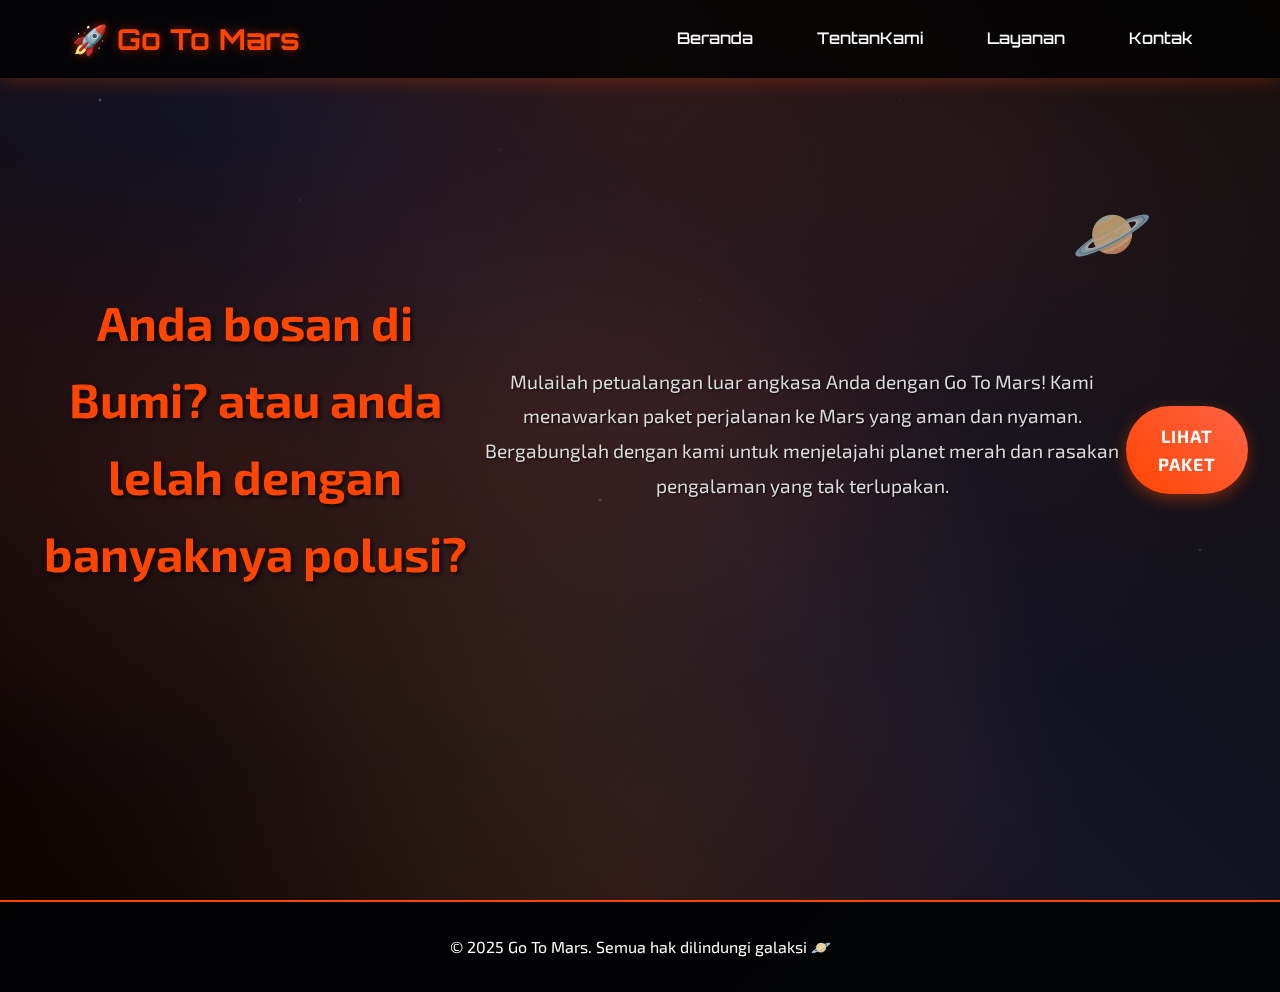
<file: index.html>
<!DOCTYPE html>
<html lang="id">
  <head>
    <meta charset="UTF-8" />
    <title>Go To Mars - Jasa Perjalanan ke Mars</title>
    <link rel="stylesheet" href="style.css" />
  </head>
  <body>
    <header>
      <nav>
        <ul>
          <li><h1>🚀 Go To Mars</h1></li>
          <li><a href="index.html">Beranda</a></li>
          <li><a href="about.html">TentanKami</a></li>
          <li><a href="services.html">Layanan</a></li>
          <li><a href="contact.html">Kontak</a></li>
        </ul>
      </nav>
    </header>

    <section class="hero">
      <h2>Anda bosan di Bumi? atau anda lelah dengan banyaknya polusi?</h2>
      <p>
        Mulailah petualangan luar angkasa Anda dengan Go To Mars! Kami
        menawarkan paket perjalanan ke Mars yang aman dan nyaman. Bergabunglah
        dengan kami untuk menjelajahi planet merah dan rasakan pengalaman yang
        tak terlupakan.
      </p>
      <a href="services.html" class="btn">Lihat Paket</a>
    </section>

    <footer>
      <p>&copy; 2025 Go To Mars. Semua hak dilindungi galaksi 🪐</p>
    </footer>
  </body>
</html>
</file>
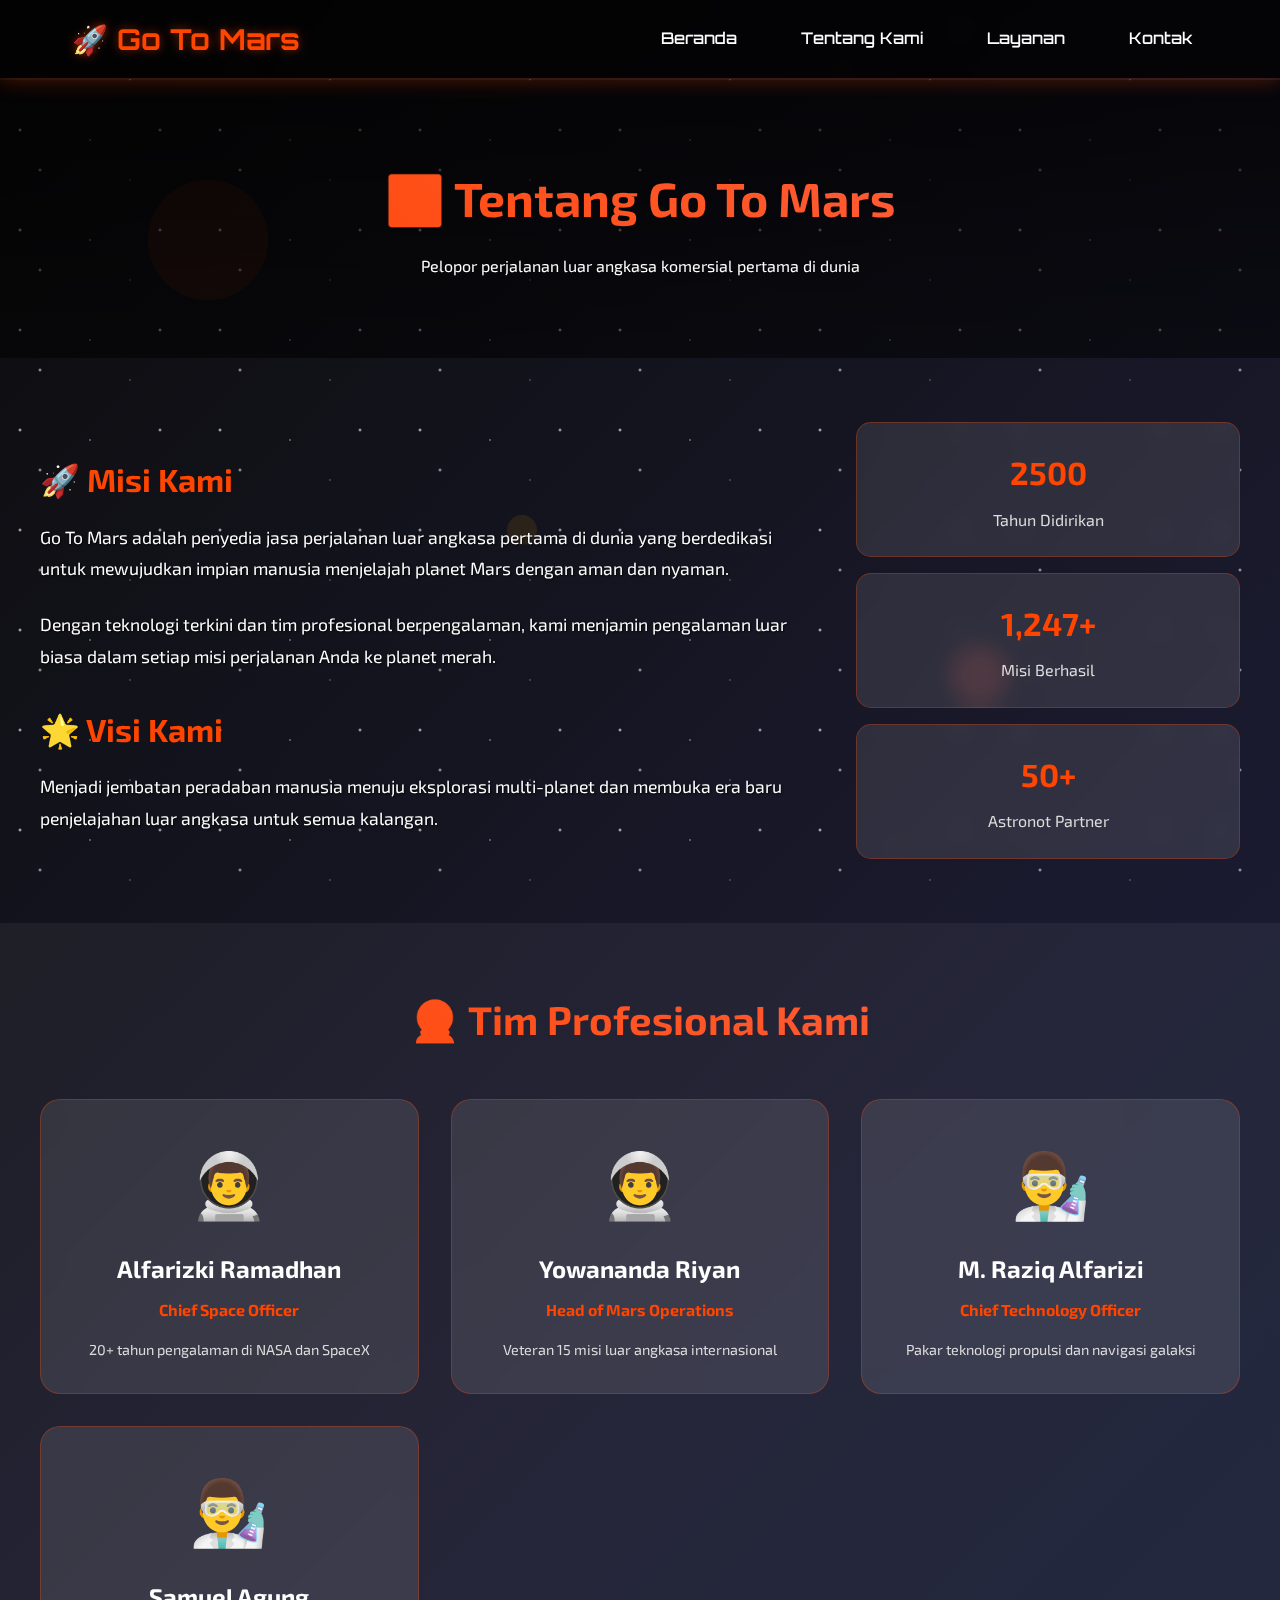
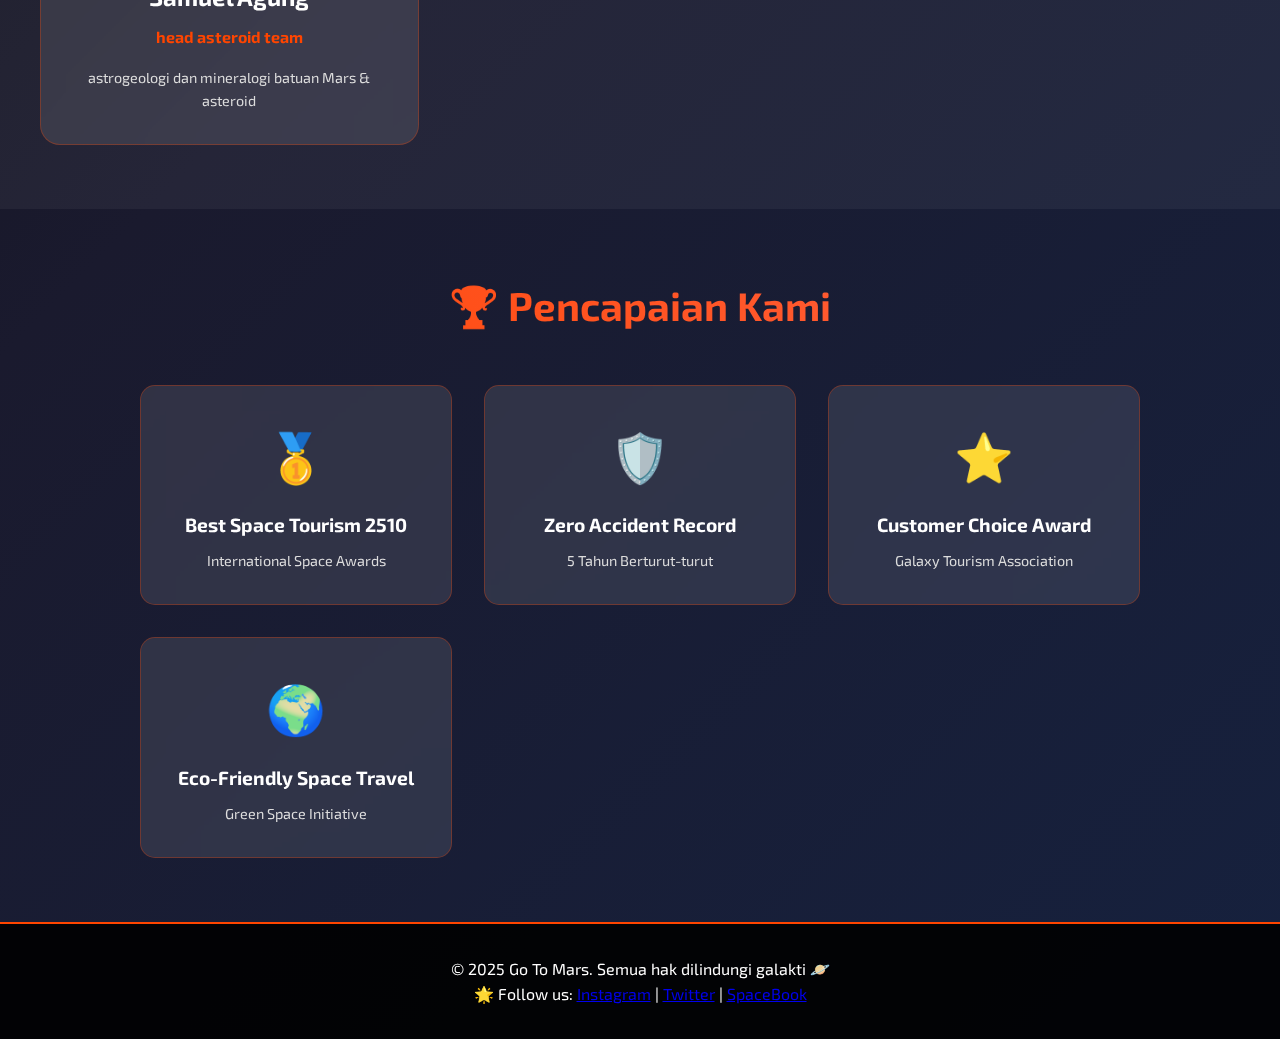
<file: about.html>
<!DOCTYPE html>
<html lang="id">
  <head>
    <meta charset="UTF-8" />
    <title>Tentang Kami - Go To Mars</title>
    <link rel="stylesheet" href="style.css" />
  </head>
  <body>
    <header>
      <nav>
        <ul>
          <li><h1>🚀 Go To Mars</h1></li>
          <li><a href="index.html">Beranda</a></li>
          <li><a href="about.html">Tentang Kami</a></li>
          <li><a href="services.html">Layanan</a></li>
          <li><a href="contact.html">Kontak</a></li>
        </ul>
      </nav>
    </header>

    <main class="page-content">
      <section class="about-hero">
        <h2>🌌 Tentang Go To Mars</h2>
        <p class="hero-subtitle">
          Pelopor perjalanan luar angkasa komersial pertama di dunia
        </p>
      </section>

      <section class="about-story">
        <div class="story-content">
          <div class="story-text">
            <h3>🚀 Misi Kami</h3>
            <p>
              Go To Mars adalah penyedia jasa perjalanan luar angkasa pertama di
              dunia yang berdedikasi untuk mewujudkan impian manusia menjelajah
              planet Mars dengan aman dan nyaman.
            </p>

            <p>
              Dengan teknologi terkini dan tim profesional berpengalaman, kami
              menjamin pengalaman luar biasa dalam setiap misi perjalanan Anda
              ke planet merah.
            </p>

            <h3>🌟 Visi Kami</h3>
            <p>
              Menjadi jembatan peradaban manusia menuju eksplorasi multi-planet
              dan membuka era baru penjelajahan luar angkasa untuk semua
              kalangan.
            </p>
          </div>
          <div class="story-stats">
            <div class="stat-card">
              <h4>2500</h4>
              <p>Tahun Didirikan</p>
            </div>
            <div class="stat-card">
              <h4>1,247+</h4>
              <p>Misi Berhasil</p>
            </div>
            <div class="stat-card">
              <h4>50+</h4>
              <p>Astronot Partner</p>
            </div>
          </div>
        </div>
      </section>

      <section class="team-section">
        <h3>👨‍🚀 Tim Profesional Kami</h3>
        <div class="team-grid">
          <div class="team-card">
            <div class="team-avatar">👨‍🚀</div>
            <h4>Alfarizki Ramadhan</h4>
            <p class="team-role">Chief Space Officer</p>
            <p>20+ tahun pengalaman di NASA dan SpaceX</p>
          </div>
          <div class="team-card">
            <div class="team-avatar">👨‍🚀</div>
            <h4>Yowananda Riyan</h4>
            <p class="team-role">Head of Mars Operations</p>
            <p>Veteran 15 misi luar angkasa internasional</p>
          </div>
          <div class="team-card">
            <div class="team-avatar">👨‍🔬</div>
            <h4>M. Raziq Alfarizi</h4>
            <p class="team-role">Chief Technology Officer</p>
            <p>Pakar teknologi propulsi dan navigasi galaksi</p>
          </div>
          <div class="team-card">
            <div class="team-avatar">👨‍🔬</div>
            <h4>Samuel Agung</h4>
            <p class="team-role">head asteroid team</p>
            <p>astrogeologi dan mineralogi batuan Mars & asteroid</p>
          </div>
        </div>
      </section>

      <section class="achievements">
        <h3>🏆 Pencapaian Kami</h3>
        <div class="achievement-grid">
          <div class="achievement-item">
            <div class="achievement-icon">🥇</div> 
            <h4>Best Space Tourism 2510</h4>
            <p>International Space Awards</p>
          </div>
          <div class="achievement-item">
            <div class="achievement-icon">🛡️</div>
            <h4>Zero Accident Record</h4>
            <p>5 Tahun Berturut-turut</p>
          </div>
          <div class="achievement-item">
            <div class="achievement-icon">⭐</div>
            <h4>Customer Choice Award</h4>
            <p>Galaxy Tourism Association</p>
          </div>
          <div class="achievement-item">
            <div class="achievement-icon">🌍</div>
            <h4>Eco-Friendly Space Travel</h4>
            <p>Green Space Initiative</p>
          </div>
        </div>
      </section>
    </main>

    <footer>
      <div class="footer-content">
        <p>&copy; 2025 Go To Mars. Semua hak dilindungi galakti 🪐</p>
        <div class="social-links">
          <span>🌟 Follow us: </span>
          <a href="#">Instagram</a> | <a href="#">Twitter</a> |
          <a href="#">SpaceBook</a>
        </div>
      </div>
    </footer>
  </body>
</html>
</file>
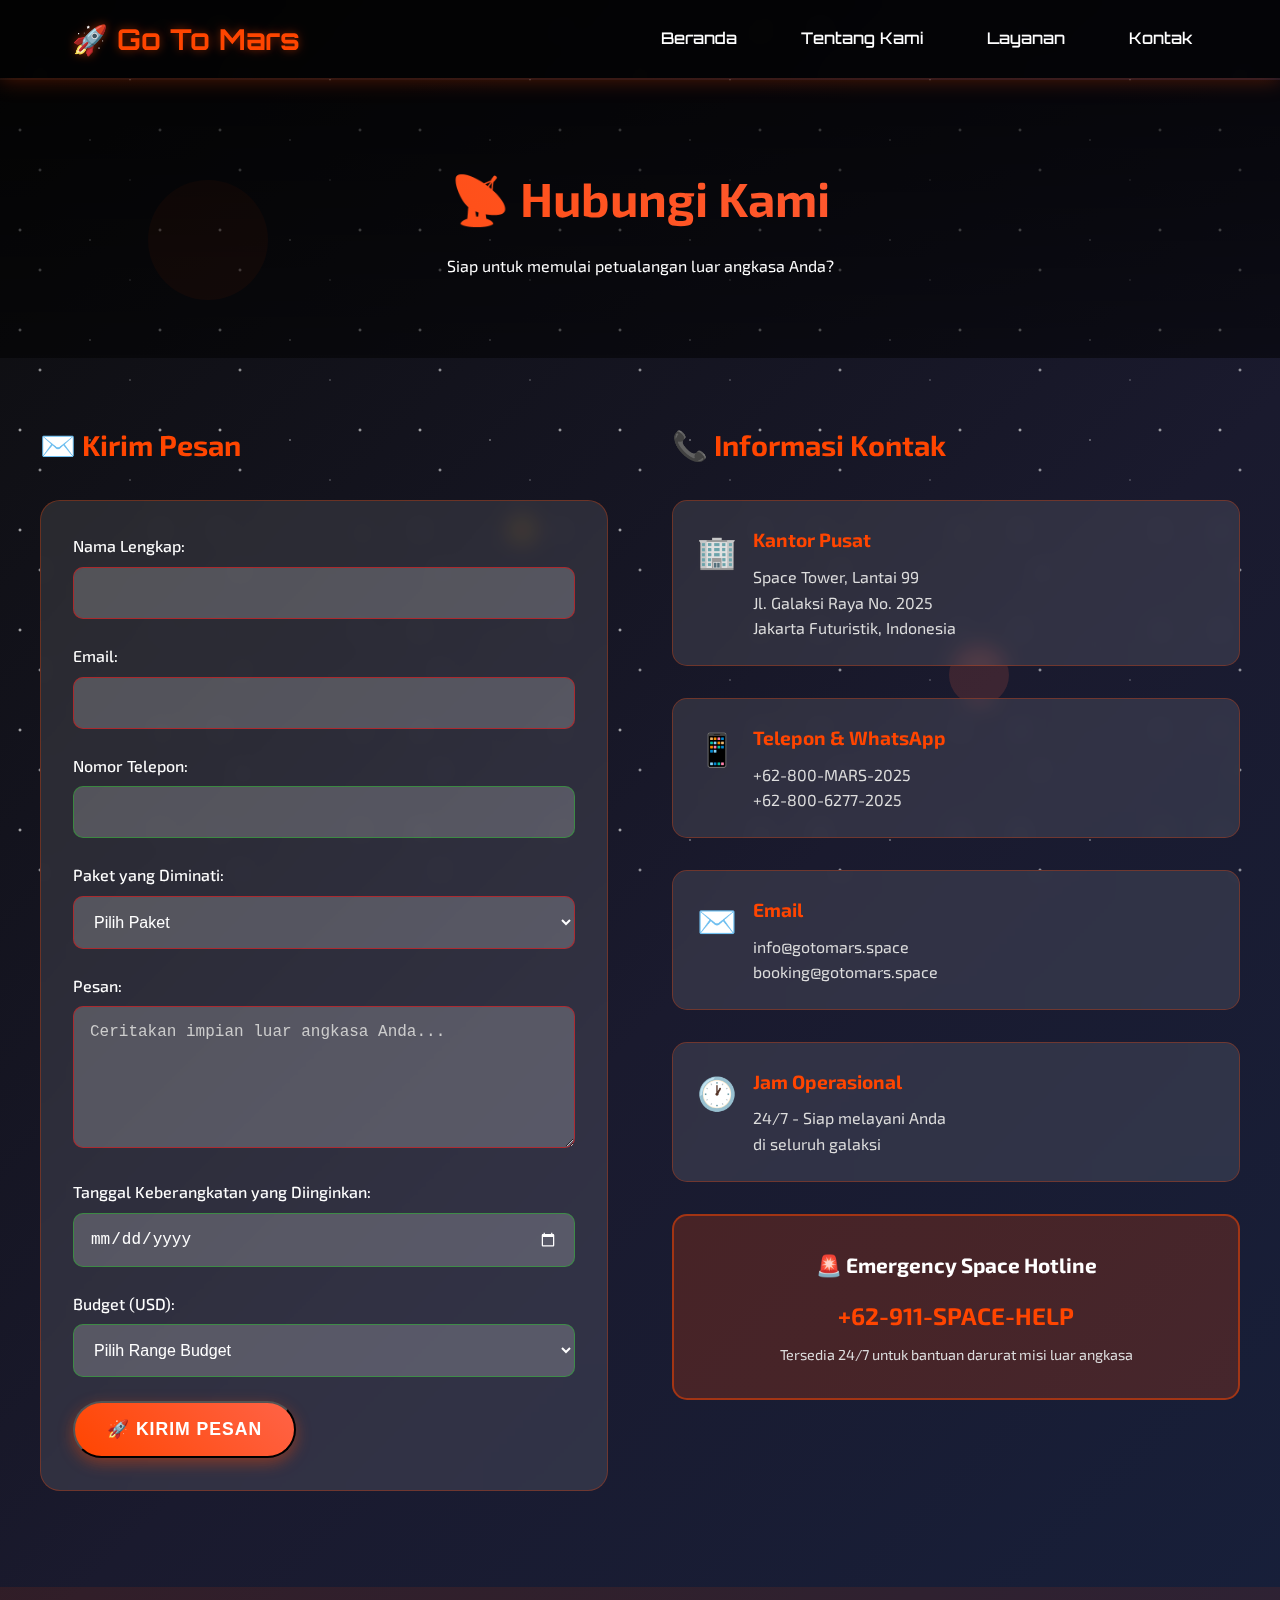
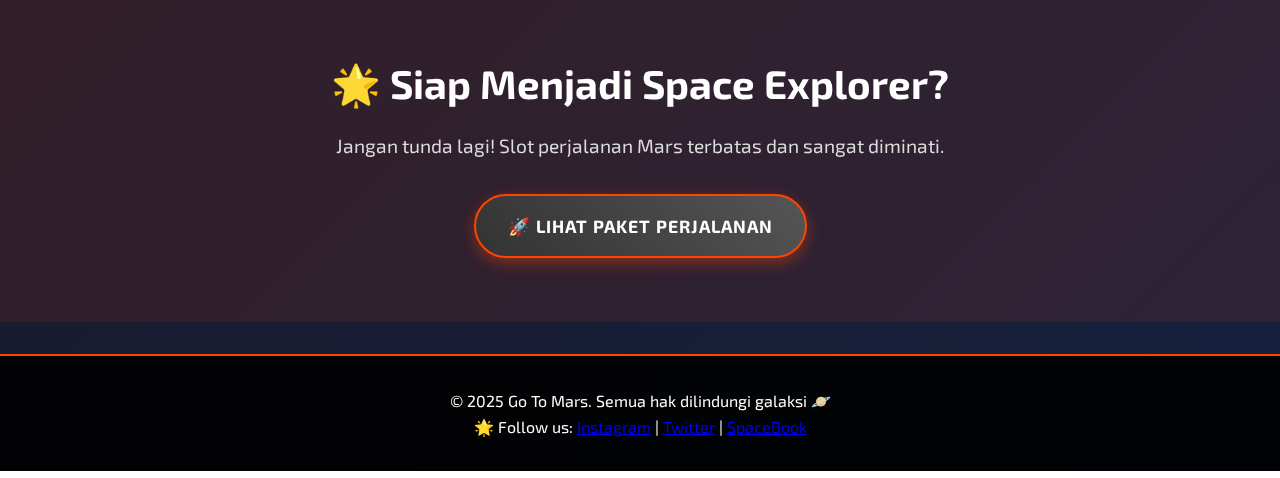
<file: contact.html>
<!DOCTYPE html>
<html lang="id">
  <head>
    <meta charset="UTF-8" />
    <title>Kontak - Go To Mars</title>
    <link rel="stylesheet" href="style.css" />
  </head>
  <body>
    <header>
      <nav>
        <ul>
          <li><h1>🚀 Go To Mars</h1></li>
          <li><a href="index.html">Beranda</a></li>
          <li><a href="about.html">Tentang Kami</a></li>
          <li><a href="services.html">Layanan</a></li>
          <li><a href="contact.html">Kontak</a></li>
        </ul>
      </nav>
    </header>

    <main class="page-content">
      <section class="contact-hero">
        <h2>📡 Hubungi Kami</h2>
        <p class="hero-subtitle">
          Siap untuk memulai petualangan luar angkasa Anda?
        </p>
      </section>

      <section class="contact-content">
        <div class="contact-grid">
          <div class="contact-form-section">
            <h3>✉️ Kirim Pesan</h3>
            <form class="contact-form">
              <div class="form-group">
                <label for="name">Nama Lengkap:</label>
                <input type="text" id="name" name="name" required />
              </div>

              <div class="form-group">
                <label for="email">Email:</label>
                <input type="email" id="email" name="email" required />
              </div>

              <div class="form-group">
                <label for="phone">Nomor Telepon:</label>
                <input type="tel" id="phone" name="phone" />
              </div>

              <div class="form-group">
                <label for="service">Paket yang Diminati:</label>
                <select id="service" name="service" required>
                  <option value="">Pilih Paket</option>
                  <option value="mars-explorer">🚀 Mars Explorer</option>
                  <option value="mars-vip">⭐ Mars VIP Experience</option>
                  <option value="mars-training">🎓 Mars Training Program</option>
                  <option value="mars-camping">🏕️ Mars Camping Adventure</option>
                  <option value="live-streaming">📡 Mars Live Streaming</option>
                  <option value="photography">📸 Space Photography Tour</option>
                </select>
              </div>

              <div class="form-group">
                <label for="message">Pesan:</label>
                <textarea
                  id="message"
                  name="message"
                  rows="6"
                  placeholder="Ceritakan impian luar angkasa Anda..."
                  required
                ></textarea>
              </div>

              <div class="form-group">
                <label for="travel-date">Tanggal Keberangkatan yang Diinginkan:</label>
                <input type="date" id="travel-date" name="travel-date" />
              </div>

              <div class="form-group">
                <label for="budget">Budget (USD):</label>
                <select id="budget" name="budget">
                  <option value="">Pilih Range Budget</option>
                  <option value="50000-100000">$50,000 - $100,000</option>
                  <option value="100000-500000">$100,000 - $500,000</option>
                  <option value="500000-1000000">$500,000 - $1,000,000</option>
                  <option value="1000000+">$1,000,000+</option>
                </select>
              </div>

              <button type="submit" class="btn btn-primary">
                🚀 Kirim Pesan
              </button>
            </form>
          </div>

          <div class="contact-info-section">
            <h3>📞 Informasi Kontak</h3>
            <div class="contact-info">
              <div class="contact-item">
                <div class="contact-icon">🏢</div>
                <div class="contact-details">
                  <h4>Kantor Pusat</h4>
                  <p>
                    Space Tower, Lantai 99<br />
                    Jl. Galaksi Raya No. 2025<br />
                    Jakarta Futuristik, Indonesia
                  </p>
                </div>
              </div>

              <div class="contact-item">
                <div class="contact-icon">📱</div>
                <div class="contact-details">
                  <h4>Telepon & WhatsApp</h4>
                  <p>
                    +62-800-MARS-2025<br />
                    +62-800-6277-2025
                  </p>
                </div>
              </div>

              <div class="contact-item">
                <div class="contact-icon">✉️</div>
                <div class="contact-details">
                  <h4>Email</h4>
                  <p>
                    info@gotomars.space<br />
                    booking@gotomars.space
                  </p>
                </div>
              </div>

              <div class="contact-item">
                <div class="contact-icon">🕐</div>
                <div class="contact-details">
                  <h4>Jam Operasional</h4>
                  <p>
                    24/7 - Siap melayani Anda<br />
                    di seluruh galaksi
                  </p>
                </div>
              </div>
            </div>

            <div class="emergency-contact">
              <h4>🚨 Emergency Space Hotline</h4>
              <p class="emergency-number">+62-911-SPACE-HELP</p>
              <p class="emergency-note">
                Tersedia 24/7 untuk bantuan darurat misi luar angkasa
              </p>
            </div>
          </div>
        </div>
      </section>

      <section class="contact-cta">
        <h3>🌟 Siap Menjadi Space Explorer?</h3>
        <p>
          Jangan tunda lagi! Slot perjalanan Mars terbatas dan sangat diminati.
        </p>
        <a href="services.html" class="btn btn-secondary"
          >🚀 Lihat Paket Perjalanan</a
        >
      </section>
    </main>

    <footer>
      <div class="footer-content">
        <p>&copy; 2025 Go To Mars. Semua hak dilindungi galaksi 🪐</p>
        <div class="social-links">
          <span>🌟 Follow us: </span>
          <a href="#">Instagram</a> | <a href="#">Twitter</a> |
          <a href="#">SpaceBook</a>
        </div>
      </div>
    </footer>
  </body>
</html>
</file>
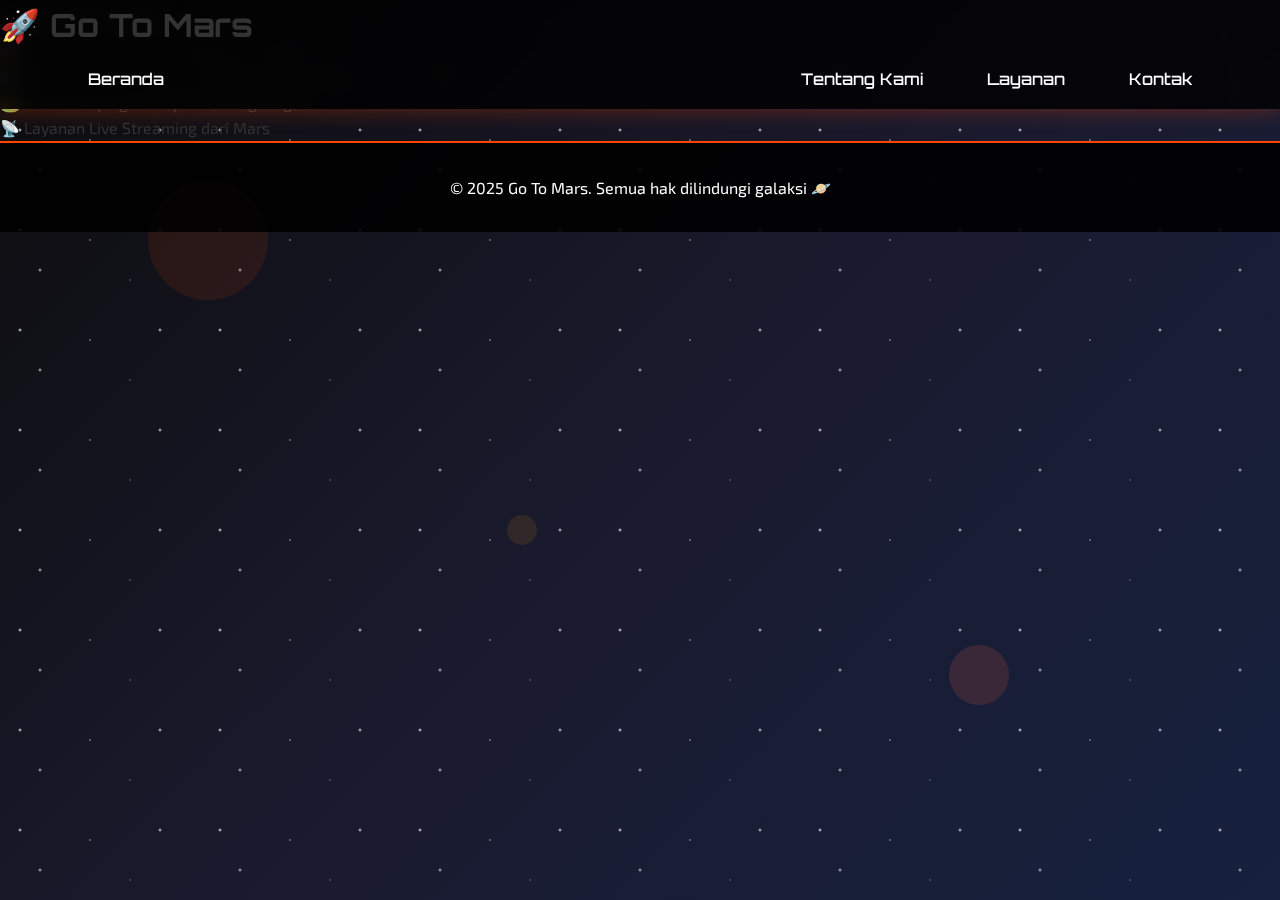
<file: services.html>
<!DOCTYPE html>
<html lang="en">
<head>
  <meta charset="UTF-8">
  <title>Layanan - Go To Mars</title>
  <link rel="stylesheet" href="style.css">
</head>
<body>
  <header>
    <h1>🚀 Go To Mars</h1>
    <nav>
      <ul>
        <li><a href="index.html">Beranda</a></li>
        <li><a href="about.html">Tentang Kami</a></li>
        <li><a href="services.html">Layanan</a></li>
        <li><a href="contact.html">Kontak</a></li>
      </ul>
    </nav>
  </header>

  <main>
    <section>
      <h2>Layanan Kami</h2>
      <ul>
        <li>🚀 Paket Ekspedisi Mars Reguler - 30 Hari</li>
        <li>🛰️ Pelatihan Astronot dan Simulasi Nol Gravitasi</li>
        <li>🏕️ Mars Camping & Eksplorasi Lingkungan</li>
        <li>📡 Layanan Live Streaming dari Mars</li>
      </ul>
    </section>
  </main>

  <footer>
    <p>&copy; 2025 Go To Mars. Semua hak dilindungi galaksi 🪐</p>
  </footer>
</body>
</html>
</file>
<file: style.css>
@import url("https://fonts.googleapis.com/css2?family=Exo+2:ital,wght@0,100..900;1,100..900&family=Orbitron:wght@400..900&family=Russo+One&display=swap");

* {
  margin: 0;
  padding: 0;
  box-sizing: border-box;
}

body {
  line-height: 1.6;
  color: #333;
  background: linear-gradient(135deg, #0c0c0c 0%, #1a1a2e 50%, #16213e 100%);
  min-height: 100vh;
  font-family: "exo 2", sans-serif;
  font-optical-sizing: auto;
  position: relative;
  overflow-x: hidden;
}

/* Animated Stars Background */
body::before {
  content: '';
  position: fixed;
  top: 0;
  left: 0;
  width: 100%;
  height: 100%;
  background-image: 
    radial-gradient(2px 2px at 20px 30px, #eee, transparent),
    radial-gradient(2px 2px at 40px 70px, rgba(255,255,255,0.8), transparent),
    radial-gradient(1px 1px at 90px 40px, #fff, transparent),
    radial-gradient(1px 1px at 130px 80px, rgba(255,255,255,0.6), transparent),
    radial-gradient(2px 2px at 160px 30px, #ddd, transparent);
  background-repeat: repeat;
  background-size: 200px 100px;
  animation: sparkle 20s linear infinite;
  z-index: -1;
}

/* Floating Planets */
body::after {
  content: '';
  position: fixed;
  top: 0;
  left: 0;
  width: 100%;
  height: 100%;
  background-image: 
    url('data:image/svg+xml,<svg xmlns="http://www.w3.org/2000/svg" viewBox="0 0 100 100"><circle cx="50" cy="50" r="30" fill="%23ff4500" opacity="0.1"/></svg>'),
    url('data:image/svg+xml,<svg xmlns="http://www.w3.org/2000/svg" viewBox="0 0 100 100"><circle cx="50" cy="50" r="20" fill="%23ff6347" opacity="0.15"/></svg>'),
    url('data:image/svg+xml,<svg xmlns="http://www.w3.org/2000/svg" viewBox="0 0 100 100"><circle cx="50" cy="50" r="15" fill="%23ffa500" opacity="0.1"/></svg>');
  background-position: 10% 20%, 80% 80%, 40% 60%;
  background-size: 200px 200px, 150px 150px, 100px 100px;
  background-repeat: no-repeat;
  animation: float-planets 30s ease-in-out infinite;
  z-index: -1;
  pointer-events: none;
}

@keyframes sparkle {
  from { transform: translateX(0); }
  to { transform: translateX(-200px); }
}

@keyframes float-planets {
  0%, 100% { transform: translateY(0px) rotate(0deg); }
  33% { transform: translateY(-20px) rotate(120deg); }
  66% { transform: translateY(10px) rotate(240deg); }
}

/* Header & Navigation */
header {
  background: rgba(0, 0, 0, 0.8);
  backdrop-filter: blur(10px);
  position: fixed;
  top: 0;
  width: 100%;
  z-index: 1000;
  box-shadow: 0 2px 20px rgba(255, 69, 0, 0.3);
  font-family: "Orbitron", sans-serif;
  font-optical-sizing: auto;
  font-style: bold;
}

nav ul {
  list-style: none;
  display: flex;
  align-items: center;
  justify-content: space-between;
  padding: 1rem 2rem;
  max-width: 1200px;
  margin: 0 auto;
}

nav ul li:first-child {
  flex-grow: 1;
}

nav ul li:first-child h1 {
  color: #ff4500;
  font-size: 1.8rem;
  text-shadow: 0 0 10px rgba(255, 69, 0, 0.5);
}

nav ul li:not(:first-child) {
  margin-left: 2rem;
}

nav a {
  color: #fff;
  text-decoration: none;
  font-weight: 500;
  padding: 0.5rem 1rem;
  border-radius: 25px;
  transition: all 0.3s ease;
}

nav a:hover {
  background: linear-gradient(45deg, #ff4500, #ff6347);
  transform: translateY(-2px);
  box-shadow: 0 5px 15px rgba(255, 69, 0, 0.4);
}

/* Hero Section */
.hero {
  background: 
    radial-gradient(ellipse at top, rgba(255, 69, 0, 0.1) 0%, transparent 50%),
    radial-gradient(ellipse at bottom, rgba(255, 99, 71, 0.1) 0%, transparent 50%),
    linear-gradient(45deg, rgba(255, 69, 0, 0.05) 0%, rgba(26, 26, 46, 0.8) 50%, rgba(12, 12, 12, 0.9) 100%),
    url('data:image/svg+xml,<svg xmlns="http://www.w3.org/2000/svg" viewBox="0 0 2000 1000"><defs><radialGradient id="star1" cx="50%" cy="50%"><stop offset="0%" stop-color="white" stop-opacity="1"/><stop offset="100%" stop-color="white" stop-opacity="0"/></radialGradient><radialGradient id="star2" cx="50%" cy="50%"><stop offset="0%" stop-color="%23ff4500" stop-opacity="0.8"/><stop offset="100%" stop-color="%23ff4500" stop-opacity="0"/></radialGradient></defs><rect width="100%" height="100%" fill="%23000"/><circle cx="100" cy="100" r="2" fill="url(%23star1)"/><circle cx="300" cy="200" r="1" fill="url(%23star1)"/><circle cx="500" cy="150" r="2" fill="url(%23star2)"/><circle cx="700" cy="300" r="1" fill="url(%23star1)"/><circle cx="900" cy="100" r="1" fill="url(%23star1)"/><circle cx="1100" cy="250" r="2" fill="url(%23star2)"/><circle cx="1300" cy="180" r="1" fill="url(%23star1)"/><circle cx="1500" cy="320" r="1" fill="url(%23star1)"/><circle cx="1700" cy="120" r="2" fill="url(%23star1)"/><circle cx="1900" cy="280" r="1" fill="url(%23star2)"/><circle cx="200" cy="400" r="1" fill="url(%23star1)"/><circle cx="600" cy="500" r="2" fill="url(%23star1)"/><circle cx="800" cy="600" r="1" fill="url(%23star2)"/><circle cx="1000" cy="450" r="1" fill="url(%23star1)"/><circle cx="1200" cy="550" r="2" fill="url(%23star1)"/><circle cx="1400" cy="480" r="1" fill="url(%23star1)"/><circle cx="1600" cy="520" r="1" fill="url(%23star2)"/><circle cx="1800" cy="580" r="2" fill="url(%23star1)"/></svg>');
  min-height: 100vh;
  display: flex;
  align-items: center;
  text-align: center;
  padding: 2rem;
  position: relative;
  overflow: hidden;
  background-attachment: fixed;
  background-size: cover, cover, cover, 2000px 1000px;
}

.hero::before {
  content: "";
  position: absolute;
  top: 0;
  left: 0;
  right: 0;
  bottom: 0;
  background: 
    radial-gradient(ellipse at 20% 50%, rgba(255, 69, 0, 0.1) 0%, transparent 50%),
    radial-gradient(ellipse at 80% 20%, rgba(255, 99, 71, 0.08) 0%, transparent 50%),
    radial-gradient(ellipse at 40% 80%, rgba(255, 165, 0, 0.06) 0%, transparent 50%);
  animation: cosmic-drift 25s ease-in-out infinite;
  z-index: 1;
}

@keyframes cosmic-drift {
  0%, 100% { 
    transform: translateX(0) translateY(0) scale(1); 
    opacity: 0.3;
  }
  25% { 
    transform: translateX(100px) translateY(-50px) scale(1.1); 
    opacity: 0.6;
  }
  50% { 
    transform: translateX(-50px) translateY(100px) scale(0.9); 
    opacity: 0.4;
  }
  75% { 
    transform: translateX(150px) translateY(50px) scale(1.05); 
    opacity: 0.5;
  }
}

.hero > * {
  position: relative;
  z-index: 2;
  max-width: 800px;
  margin: 0 auto;
}

.hero h2 {
  font-size: 3rem;
  color: #ff4500;
  margin-bottom: 1.5rem;
  text-shadow: 2px 2px 4px rgba(0, 0, 0, 0.8);
  /* background: linear-gradient(45deg, #ff4500, #ff6347, #ffa500); */
  /* -webkit-background-clip: text; */
  /* -webkit-text-fill-color: transparent; */
  background-clip: text;
  animation: glow 2s ease-in-out infinite alternate;
}

@keyframes glow {
  from {
    filter: drop-shadow(0 0 10px rgba(255, 69, 0, 0.5));
  }
  to {
    filter: drop-shadow(0 0 20px rgba(255, 69, 0, 0.8));
  }
}

.hero p {
  font-size: 1.2rem;
  color: #ddd;
  margin-bottom: 2rem;
  line-height: 1.8;
  text-shadow: 1px 1px 2px rgba(0, 0, 0, 0.8);
}

/* Buttons */
.btn {
  display: inline-block;
  padding: 1rem 2rem;
  background: linear-gradient(45deg, #ff4500, #ff6347);
  color: white;
  text-decoration: none;
  border-radius: 50px;
  font-weight: bold;
  font-size: 1.1rem;
  transition: all 0.3s ease;
  box-shadow: 0 5px 15px rgba(255, 69, 0, 0.4);
  text-transform: uppercase;
  letter-spacing: 1px;
}

.btn:hover {
  transform: translateY(-3px) scale(1.05);
  box-shadow: 0 10px 25px rgba(255, 69, 0, 0.6);
  background: linear-gradient(45deg, #ff6347, #ff4500);
}

.btn:active {
  transform: translateY(-1px) scale(1.02);
}

/* Features Section */
.features {
  padding: 5rem 2rem;
  background: rgba(255, 255, 255, 0.05);
  backdrop-filter: blur(10px);
  margin: 2rem 0;
}

.features h3 {
  text-align: center;
  font-size: 2.5rem;
  color: #fff;
  margin-bottom: 3rem;
  background: linear-gradient(45deg, #ff4500, #ff6347);
  -webkit-background-clip: text;
  -webkit-text-fill-color: transparent;
  background-clip: text;
}

.feature-grid {
  display: grid;
  grid-template-columns: repeat(auto-fit, minmax(300px, 1fr));
  gap: 2rem;
  max-width: 1200px;
  margin: 0 auto;
}

.feature-card {
  background: rgba(255, 255, 255, 0.1);
  padding: 2rem;
  border-radius: 20px;
  text-align: center;
  backdrop-filter: blur(10px);
  border: 1px solid rgba(255, 69, 0, 0.3);
  transition: all 0.3s ease;
  box-shadow: 0 5px 20px rgba(0, 0, 0, 0.3);
}

.feature-card:hover {
  transform: translateY(-10px);
  box-shadow: 0 15px 40px rgba(255, 69, 0, 0.3);
  border-color: rgba(255, 69, 0, 0.6);
}

.feature-icon {
  font-size: 3rem;
  margin-bottom: 1rem;
  filter: drop-shadow(0 0 10px rgba(255, 69, 0, 0.5));
}

.feature-card h4 {
  color: #fff;
  font-size: 1.5rem;
  margin-bottom: 1rem;
  text-shadow: 1px 1px 2px rgba(0, 0, 0, 0.8);
}

.feature-card p {
  color: #ddd;
  font-size: 1rem;
  line-height: 1.6;
  text-shadow: 1px 1px 2px rgba(0, 0, 0, 0.8);
}

/* Stats Section */
.stats {
  display: flex;
  justify-content: space-around;
  align-items: center;
  padding: 3rem 2rem;
  background: rgba(255, 69, 0, 0.1);
  backdrop-filter: blur(10px);
  margin: 2rem 0;
  border-top: 2px solid rgba(255, 69, 0, 0.3);
  border-bottom: 2px solid rgba(255, 69, 0, 0.3);
}

.stat-item {
  text-align: center;
  color: #fff;
}

.stat-item h4 {
  font-size: 3rem;
  color: #ff4500;
  margin-bottom: 0.5rem;
  text-shadow: 2px 2px 4px rgba(0, 0, 0, 0.8);
  font-weight: bold;
}

.stat-item p {
  font-size: 1.2rem;
  color: #ddd;
  text-shadow: 1px 1px 2px rgba(0, 0, 0, 0.8);
  font-weight: 500;
}

/* Hero Buttons */
.hero-buttons {
  margin-top: 2rem;
}

.hero-buttons .btn {
  margin: 0 1rem;
}

.btn-secondary {
  background: linear-gradient(45deg, #333, #555);
  border: 2px solid #ff4500;
}

.btn-secondary:hover {
  background: linear-gradient(45deg, #ff4500, #ff6347);
  border-color: #ff6347;
}

/* Footer */
footer {
  background: rgba(0, 0, 0, 0.9);
  color: #fff;
  text-align: center;
  padding: 2rem;
  margin-top: auto;
  border-top: 2px solid #ff4500;
}

footer p {
  font-size: 1rem;
  text-shadow: 1px 1px 2px rgba(0, 0, 0, 0.8);
}

/* Page Content Styles */
.page-content {
  padding-top: 80px;
  min-height: 100vh;
}

/* Services Page */
.services-hero {
  /* background: linear-gradient(rgba(0, 0, 0, 0.7), rgba(0, 0, 0, 0.5)); */
  text-align: center;
  padding: 5rem 2rem;
  color: #fff;
}

.services-hero h2 {
  font-size: 3rem;
  color: #ff4500;
  margin-bottom: 1rem;
  /* background: linear-gradient(45deg, #ff4500, #ff6347); */
  /* -webkit-background-clip: text; */
  /* -webkit-text-fill-color: transparent; */
  background-clip: text;
  text-shadow: 2px 2px 4px rgba(0, 0, 0, 0.8);
}

.services-hero p {
  font-size: 1.3rem;
  color: #ddd;
  text-shadow: 1px 1px 2px rgba(0, 0, 0, 0.8);
}

.services-grid {
  display: grid;
  grid-template-columns: repeat(auto-fit, minmax(350px, 1fr));
  gap: 2rem;
  padding: 3rem 2rem;
  max-width: 1400px;
  margin: 0 auto;
}

.service-card {
  background: rgba(255, 255, 255, 0.1);
  backdrop-filter: blur(10px);
  border-radius: 20px;
  padding: 2rem;
  text-align: center;
  border: 1px solid rgba(255, 69, 0, 0.3);
  transition: all 0.3s ease;
  position: relative;
  box-shadow: 0 5px 20px rgba(0, 0, 0, 0.3);
}

.service-card:hover {
  transform: translateY(-10px);
  box-shadow: 0 15px 40px rgba(255, 69, 0, 0.4);
  border-color: rgba(255, 69, 0, 0.6);
}

.service-card.featured {
  border: 2px solid #ff4500;
  background: rgba(255, 69, 0, 0.1);
  transform: scale(1.05);
}

.service-card.featured:hover {
  transform: scale(1.08) translateY(-10px);
}

.service-icon {
  font-size: 4rem;
  margin-bottom: 1rem;
  filter: drop-shadow(0 0 10px rgba(255, 69, 0, 0.5));
}

.service-card h3 {
  color: #fff;
  font-size: 1.8rem;
  margin-bottom: 1rem;
  text-shadow: 1px 1px 2px rgba(0, 0, 0, 0.8);
}

.price {
  font-size: 2rem;
  font-weight: bold;
  color: #ff4500;
  margin-bottom: 1.5rem;
  text-shadow: 1px 1px 2px rgba(0, 0, 0, 0.8);
}

.popular-badge {
  position: absolute;
  top: -10px;
  right: 20px;
  background: linear-gradient(45deg, #ff4500, #ff6347);
  color: white;
  padding: 0.5rem 1rem;
  border-radius: 20px;
  font-size: 0.9rem;
  font-weight: bold;
  box-shadow: 0 5px 15px rgba(255, 69, 0, 0.4);
}

.service-features {
  list-style: none;
  padding: 0;
  margin: 1.5rem 0;
  text-align: left;
}

.service-features li {
  color: #ddd;
  padding: 0.5rem 0;
  font-size: 1rem;
  text-shadow: 1px 1px 2px rgba(0, 0, 0, 0.8);
}

/* Service Guarantee Section */
.service-guarantee {
  background: rgba(255, 69, 0, 0.1);
  padding: 4rem 2rem;
  margin: 2rem 0;
}

.service-guarantee h3 {
  text-align: center;
  font-size: 2.5rem;
  color: #fff;
  margin-bottom: 3rem;
  text-shadow: 2px 2px 4px rgba(0, 0, 0, 0.8);
}

.guarantee-grid {
  display: grid;
  grid-template-columns: repeat(auto-fit, minmax(300px, 1fr));
  gap: 2rem;
  max-width: 1200px;
  margin: 0 auto;
}

.guarantee-item {
  background: rgba(255, 255, 255, 0.1);
  padding: 2rem;
  border-radius: 15px;
  text-align: center;
  backdrop-filter: blur(10px);
  border: 1px solid rgba(255, 69, 0, 0.3);
}

.guarantee-icon {
  font-size: 3rem;
  margin-bottom: 1rem;
}

.guarantee-item h4 {
  color: #fff;
  font-size: 1.3rem;
  margin-bottom: 1rem;
}

.guarantee-item p {
  color: #ddd;
  line-height: 1.6;
}

/* About Page */
.about-hero {
  background: linear-gradient(rgba(0, 0, 0, 0.7), rgba(0, 0, 0, 0.5));
  text-align: center;
  padding: 5rem 2rem;
  color: #fff;
}

.about-hero h2 {
  font-size: 3rem;
  margin-bottom: 1rem;
  background: linear-gradient(45deg, #ff4500, #ff6347);
  -webkit-background-clip: text;
  -webkit-text-fill-color: transparent;
  background-clip: text;
}

.about-story {
  padding: 4rem 2rem;
}

.story-content {
  max-width: 1200px;
  margin: 0 auto;
  display: grid;
  grid-template-columns: 2fr 1fr;
  gap: 3rem;
  align-items: start;
}

.story-text {
  color: #fff;
}

.story-text h3 {
  color: #ff4500;
  font-size: 2rem;
  margin: 2rem 0 1rem 0;
}

.story-text p {
  font-size: 1.1rem;
  line-height: 1.8;
  margin-bottom: 1.5rem;
  text-shadow: 1px 1px 2px rgba(0, 0, 0, 0.8);
}

.story-stats {
  display: flex;
  flex-direction: column;
  gap: 1rem;
}

.stat-card {
  background: rgba(255, 255, 255, 0.1);
  padding: 1.5rem;
  border-radius: 15px;
  text-align: center;
  backdrop-filter: blur(10px);
  border: 1px solid rgba(255, 69, 0, 0.3);
}

.stat-card h4 {
  font-size: 2rem;
  color: #ff4500;
  margin-bottom: 0.5rem;
}

.stat-card p {
  color: #ddd;
  font-size: 1rem;
}

/* Team Section */
.team-section {
  padding: 4rem 2rem;
  background: rgba(255, 255, 255, 0.05);
}

.team-section h3 {
  text-align: center;
  font-size: 2.5rem;
  color: #fff;
  margin-bottom: 3rem;
  background: linear-gradient(45deg, #ff4500, #ff6347);
  -webkit-background-clip: text;
  -webkit-text-fill-color: transparent;
  background-clip: text;
}

.team-grid {
  display: grid;
  grid-template-columns: repeat(auto-fit, minmax(300px, 1fr));
  gap: 2rem;
  max-width: 1200px;
  margin: 0 auto;
}

.team-card {
  background: rgba(255, 255, 255, 0.1);
  padding: 2rem;
  border-radius: 20px;
  text-align: center;
  backdrop-filter: blur(10px);
  border: 1px solid rgba(255, 69, 0, 0.3);
  transition: all 0.3s ease;
}

.team-card:hover {
  transform: translateY(-5px);
  box-shadow: 0 10px 30px rgba(255, 69, 0, 0.3);
}

.team-avatar {
  font-size: 4rem;
  margin-bottom: 1rem;
}

.team-card h4 {
  color: #fff;
  font-size: 1.5rem;
  margin-bottom: 0.5rem;
}

.team-role {
  color: #ff4500;
  font-weight: bold;
  margin-bottom: 1rem;
}

.team-card p:last-child {
  color: #ddd;
  font-size: 0.9rem;
}

/* Achievements Section */
.achievements {
  padding: 4rem 2rem;
}

.achievements h3 {
  text-align: center;
  font-size: 2.5rem;
  color: #fff;
  margin-bottom: 3rem;
  background: linear-gradient(45deg, #ff4500, #ff6347);
  -webkit-background-clip: text;
  -webkit-text-fill-color: transparent;
  background-clip: text;
}

.achievement-grid {
  display: grid;
  grid-template-columns: repeat(auto-fit, minmax(250px, 1fr));
  gap: 2rem;
  max-width: 1000px;
  margin: 0 auto;
}

.achievement-item {
  background: rgba(255, 255, 255, 0.1);
  padding: 2rem;
  border-radius: 15px;
  text-align: center;
  backdrop-filter: blur(10px);
  border: 1px solid rgba(255, 69, 0, 0.3);
}

.achievement-icon {
  font-size: 3rem;
  margin-bottom: 1rem;
}

.achievement-item h4 {
  color: #fff;
  font-size: 1.2rem;
  margin-bottom: 0.5rem;
}

.achievement-item p {
  color: #ddd;
  font-size: 0.9rem;
}

/* Contact Page */
.contact-hero {
  background: linear-gradient(rgba(0, 0, 0, 0.7), rgba(0, 0, 0, 0.5));
  text-align: center;
  padding: 5rem 2rem;
  color: #fff;
}

.contact-hero h2 {
  font-size: 3rem;
  margin-bottom: 1rem;
  background: linear-gradient(45deg, #ff4500, #ff6347);
  -webkit-background-clip: text;
  -webkit-text-fill-color: transparent;
  background-clip: text;
}

.contact-content {
  padding: 4rem 2rem;
}

.contact-grid {
  display: grid;
  grid-template-columns: 1fr 1fr;
  gap: 4rem;
  max-width: 1200px;
  margin: 0 auto;
}

.contact-form-section h3,
.contact-info-section h3 {
  color: #ff4500;
  font-size: 1.8rem;
  margin-bottom: 2rem;
}

/* Contact Form */
.contact-form {
  background: rgba(255, 255, 255, 0.1);
  padding: 2rem;
  border-radius: 20px;
  backdrop-filter: blur(10px);
  border: 1px solid rgba(255, 69, 0, 0.3);
}

.form-group {
  margin-bottom: 1.5rem;
}

.form-group label {
  display: block;
  color: #fff;
  margin-bottom: 0.5rem;
  font-weight: 500;
}

.form-group input,
.form-group select,
.form-group textarea {
  width: 100%;
  padding: 1rem;
  border: 1px solid rgba(255, 69, 0, 0.3);
  border-radius: 10px;
  background: rgba(255, 255, 255, 0.1);
  color: #fff;
  font-size: 1rem;
  backdrop-filter: blur(5px);
}

.form-group input:focus,
.form-group select:focus,
.form-group textarea:focus {
  outline: none;
  border-color: #ff4500;
  box-shadow: 0 0 10px rgba(255, 69, 0, 0.3);
}

.form-group input::placeholder,
.form-group textarea::placeholder {
  color: #ccc;
}

/* Form improvements */
.form-group select option {
  background: #1a1a2e;
  color: #fff;
  padding: 0.5rem;
}

.form-group input[type="date"] {
  cursor: pointer;
}

.form-group input[type="date"]::-webkit-calendar-picker-indicator {
  filter: invert(1);
  cursor: pointer;
}

/* Validation styles */
.form-group input:invalid,
.form-group select:invalid,
.form-group textarea:invalid {
  border-color: rgba(255, 0, 0, 0.5);
}

.form-group input:valid,
.form-group select:valid,
.form-group textarea:valid {
  border-color: rgba(0, 255, 0, 0.3);
}

/* Loading state for form submission */
.btn:disabled {
  opacity: 0.6;
  cursor: not-allowed;
  transform: none;
}

/* Contact Info */
/* .contact-info { */
/* space-y: 2rem; */
/* } */

.contact-item {
  display: flex;
  align-items: flex-start;
  margin-bottom: 2rem;
  background: rgba(255, 255, 255, 0.1);
  padding: 1.5rem;
  border-radius: 15px;
  backdrop-filter: blur(10px);
  border: 1px solid rgba(255, 69, 0, 0.3);
}

.contact-icon {
  font-size: 2rem;
  margin-right: 1rem;
  flex-shrink: 0;
}

.contact-details h4 {
  color: #ff4500;
  font-size: 1.2rem;
  margin-bottom: 0.5rem;
}

.contact-details p {
  color: #ddd;
  line-height: 1.6;
}

.emergency-contact {
  background: rgba(255, 69, 0, 0.2);
  padding: 2rem;
  border-radius: 15px;
  text-align: center;
  margin-top: 2rem;
  border: 2px solid rgba(255, 69, 0, 0.5);
}

.emergency-contact h4 {
  color: #fff;
  font-size: 1.3rem;
  margin-bottom: 1rem;
}

.emergency-number {
  font-size: 1.5rem;
  font-weight: bold;
  color: #ff4500;
  margin-bottom: 0.5rem;
}

.emergency-note {
  color: #ddd;
  font-size: 0.9rem;
}

.contact-cta {
  background: rgba(255, 69, 0, 0.1);
  padding: 4rem 2rem;
  text-align: center;
  margin: 2rem 0;
}

.contact-cta h3 {
  color: #fff;
  font-size: 2.5rem;
  margin-bottom: 1rem;
}

.contact-cta p {
  color: #ddd;
  font-size: 1.2rem;
  margin-bottom: 2rem;
}

/* Responsive Design */
@media (max-width: 1024px) {
  .services-grid {
    grid-template-columns: repeat(auto-fit, minmax(300px, 1fr));
  }

  .story-content,
  .contact-grid {
    grid-template-columns: 1fr;
    gap: 2rem;
  }
}

@media (max-width: 768px) {
  nav ul {
    flex-direction: column;
    padding: 1rem;
  }

  nav ul li:not(:first-child) {
    margin: 0.5rem 0;
  }

  .hero {
    padding-top: 8rem;
  }

  .hero h2 {
    font-size: 2rem;
  }

  .hero p {
    font-size: 1rem;
  }

  .services-hero h2,
  .about-hero h2,
  .contact-hero h2 {
    font-size: 2rem;
  }

  .services-grid {
    grid-template-columns: 1fr;
    gap: 1.5rem;
    padding: 2rem 1rem;
  }

  .service-card.featured {
    transform: none;
  }

  .team-grid,
  .achievement-grid,
  .guarantee-grid {
    grid-template-columns: 1fr;
  }

  .page-content {
    padding-top: 120px;
    text-align: center;
  }
}

/* Animation untuk efek space */
@keyframes float {
  0%,
  100% {
    transform: translateY(0px);
  }
  50% {
    transform: translateY(-20px);
  }
}

.hero::after {
  content: "🪐";
  position: absolute;
  top: 20%;
  right: 10%;
  font-size: 4rem;
  animation: float 6s ease-in-out infinite;
  opacity: 0.7;
}
</file>
